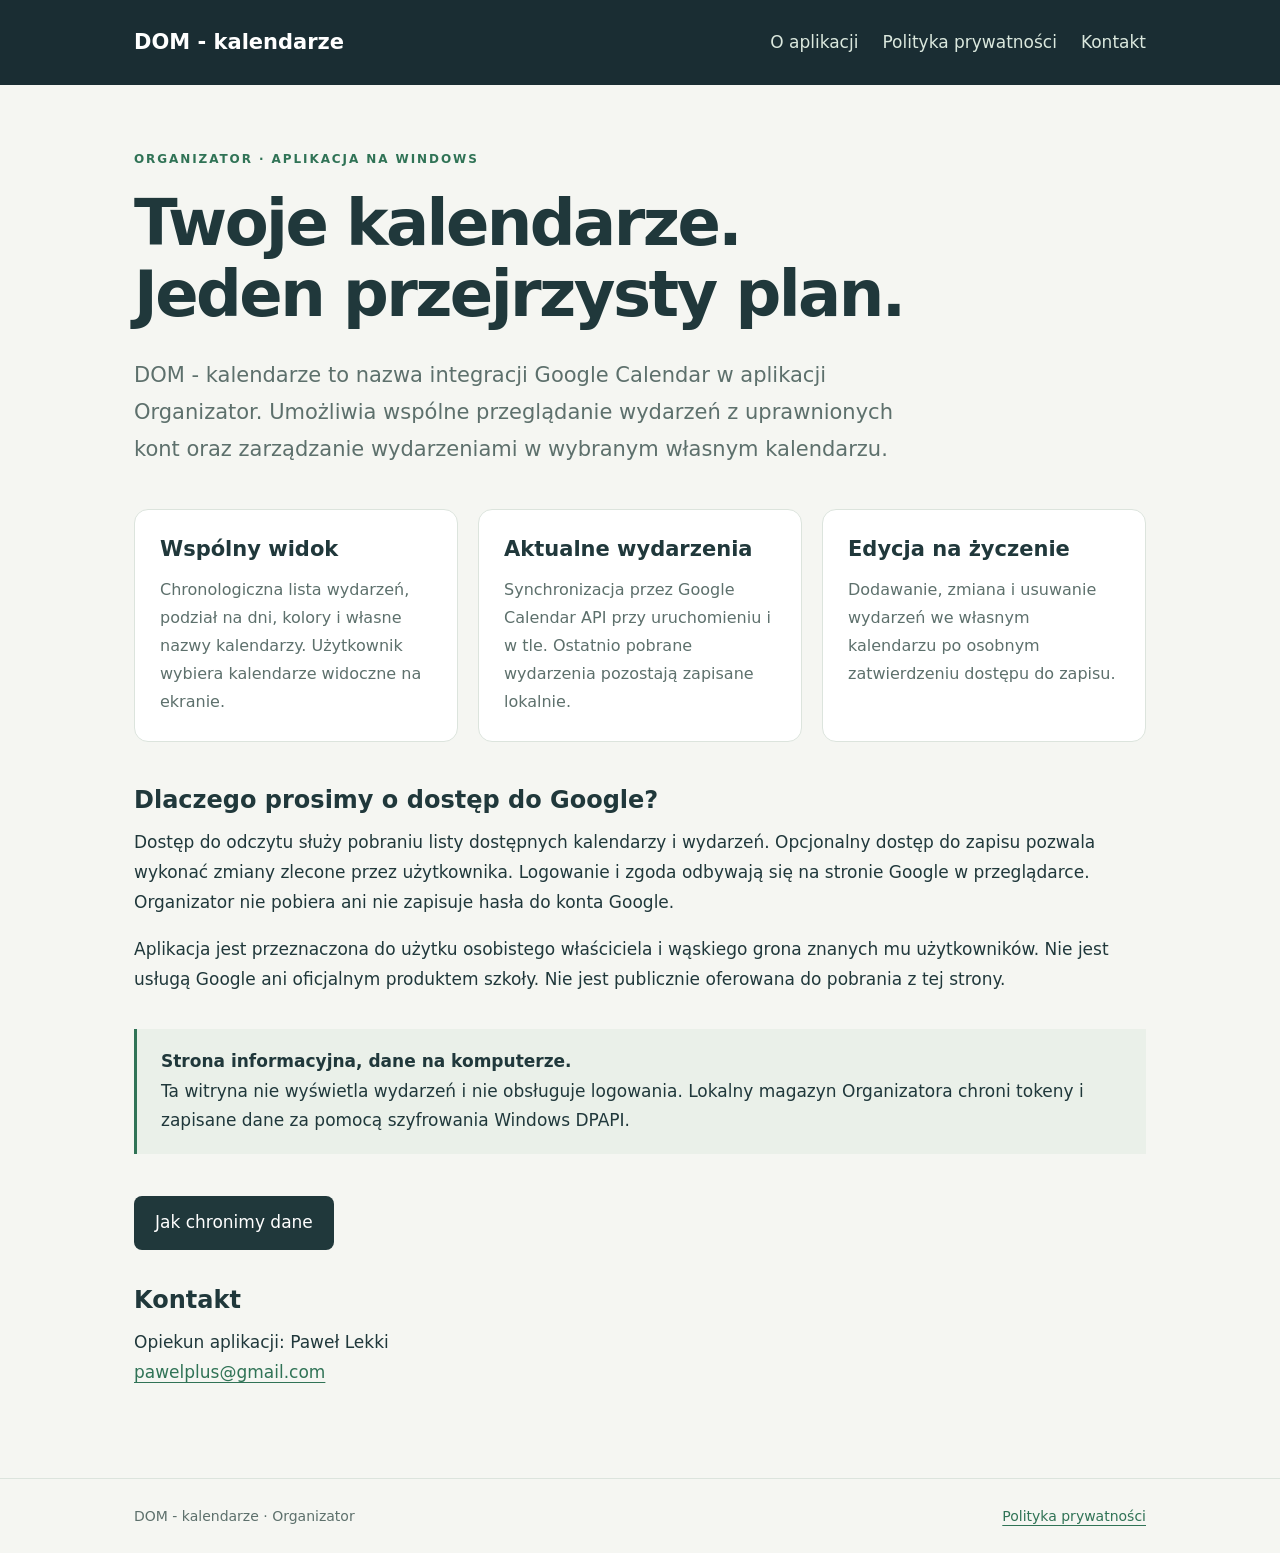
<file: index.html>
<!doctype html>
<html lang="pl"><head><meta charset="utf-8"><meta name="viewport" content="width=device-width, initial-scale=1"><meta name="description" content="DOM - kalendarze: prywatna integracja Google Calendar w aplikacji Organizator na Windows. Informacje o funkcjach, dostępie i prywatności."><title>DOM - kalendarze · Organizator</title><link rel="stylesheet" href="style.css"></head>
<body><header><nav aria-label="Nawigacja główna"><a class="brand" href="index.html">DOM - kalendarze</a><div class="links"><a href="index.html" aria-current="page">O aplikacji</a><a href="prywatnosc.html">Polityka prywatności</a><a href="mailto:pawelplus@gmail.com">Kontakt</a></div></nav></header>
<main><div class="eyebrow">Organizator · aplikacja na Windows</div><h1>Twoje kalendarze.<br>Jeden przejrzysty plan.</h1><p class="lead">DOM - kalendarze to nazwa integracji Google Calendar w aplikacji Organizator. Umożliwia wspólne przeglądanie wydarzeń z uprawnionych kont oraz zarządzanie wydarzeniami w wybranym własnym kalendarzu.</p>
<div class="grid"><section class="card"><h2>Wspólny widok</h2><p>Chronologiczna lista wydarzeń, podział na dni, kolory i własne nazwy kalendarzy. Użytkownik wybiera kalendarze widoczne na ekranie.</p></section><section class="card"><h2>Aktualne wydarzenia</h2><p>Synchronizacja przez Google Calendar API przy uruchomieniu i w tle. Ostatnio pobrane wydarzenia pozostają zapisane lokalnie.</p></section><section class="card"><h2>Edycja na życzenie</h2><p>Dodawanie, zmiana i usuwanie wydarzeń we własnym kalendarzu po osobnym zatwierdzeniu dostępu do zapisu.</p></section></div>
<section><h2>Dlaczego prosimy o dostęp do Google?</h2><p>Dostęp do odczytu służy pobraniu listy dostępnych kalendarzy i wydarzeń. Opcjonalny dostęp do zapisu pozwala wykonać zmiany zlecone przez użytkownika. Logowanie i zgoda odbywają się na stronie Google w przeglądarce. Organizator nie pobiera ani nie zapisuje hasła do konta Google.</p><p>Aplikacja jest przeznaczona do użytku osobistego właściciela i wąskiego grona znanych mu użytkowników. Nie jest usługą Google ani oficjalnym produktem szkoły. Nie jest publicznie oferowana do pobrania z tej strony.</p></section>
<div class="note"><strong>Strona informacyjna, dane na komputerze.</strong><br>Ta witryna nie wyświetla wydarzeń i nie obsługuje logowania. Lokalny magazyn Organizatora chroni tokeny i zapisane dane za pomocą szyfrowania Windows DPAPI.</div>
<a class="button" href="prywatnosc.html">Jak chronimy dane</a>
<section><h2>Kontakt</h2><p>Opiekun aplikacji: Paweł Lekki<br><a href="mailto:pawelplus@gmail.com">pawelplus@gmail.com</a></p></section></main>
<footer><div><span>DOM - kalendarze · Organizator</span><a href="prywatnosc.html">Polityka prywatności</a></div></footer></body></html>
</file>
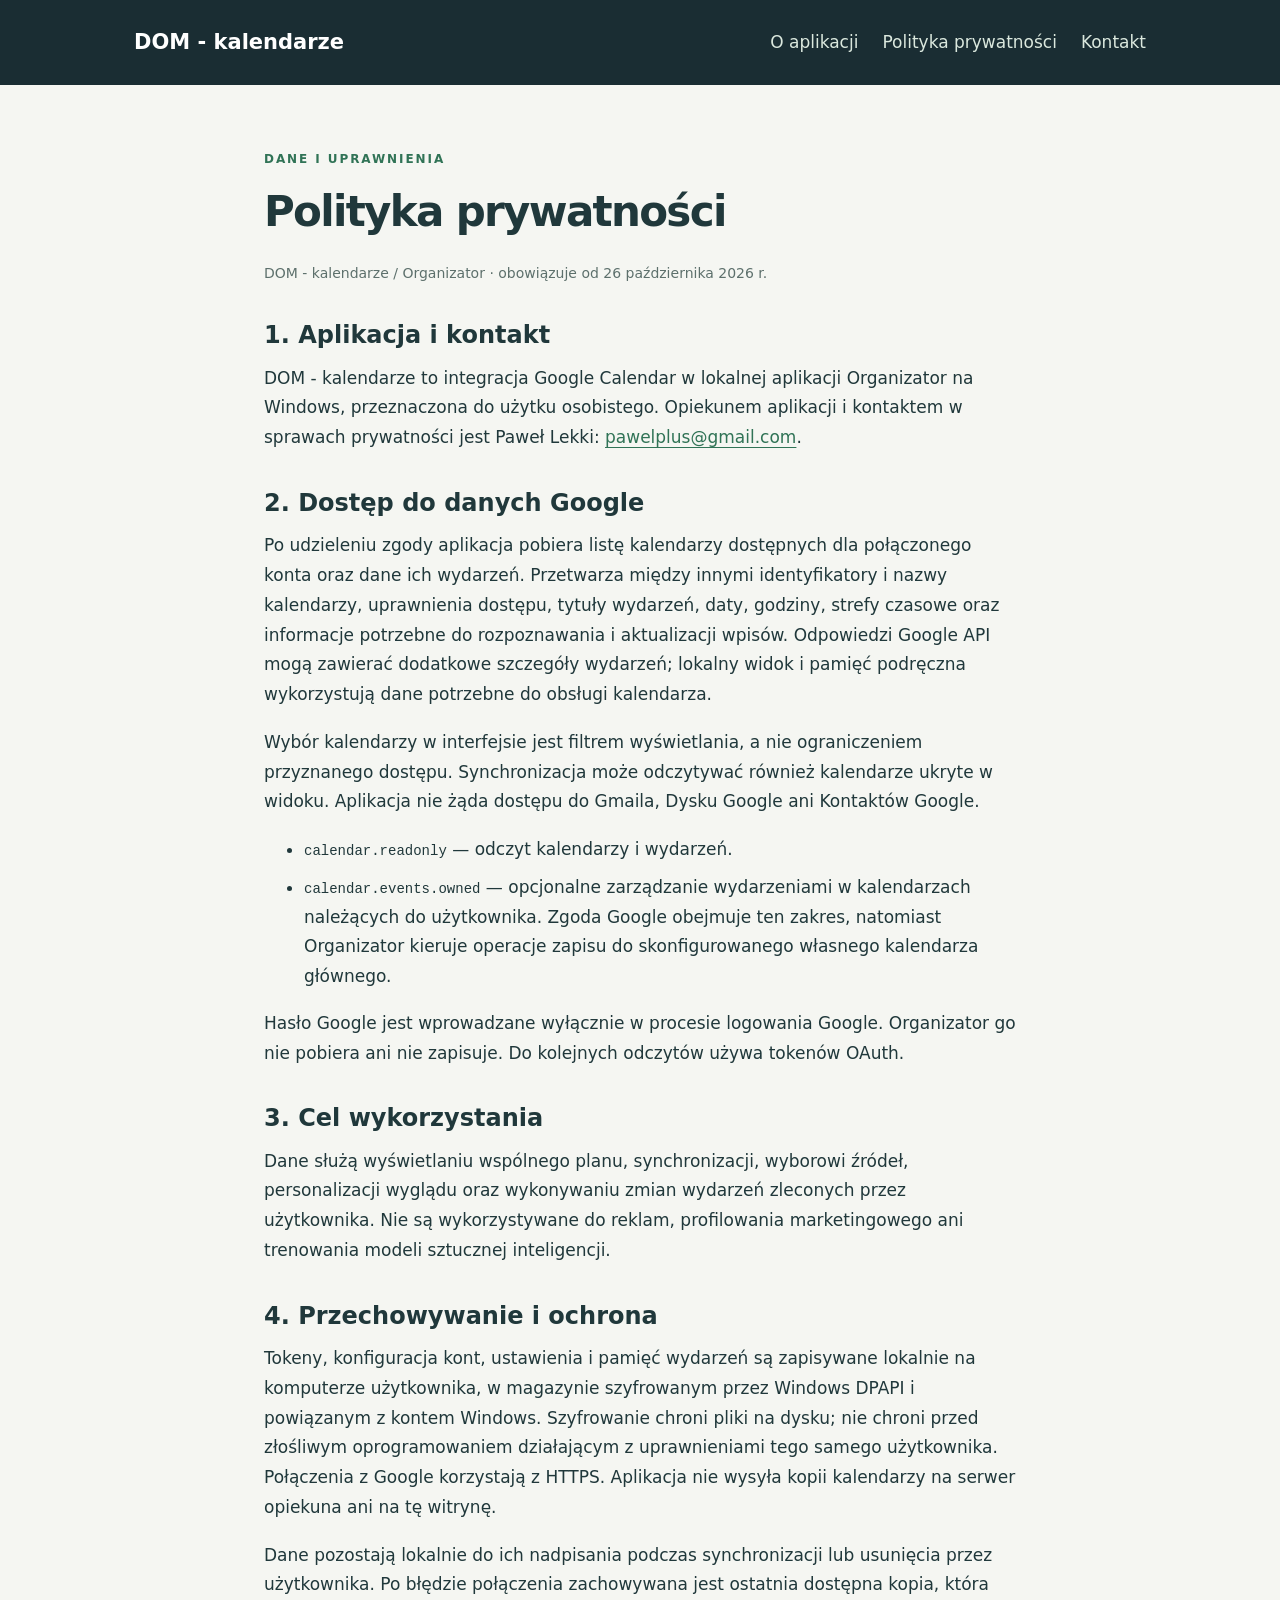
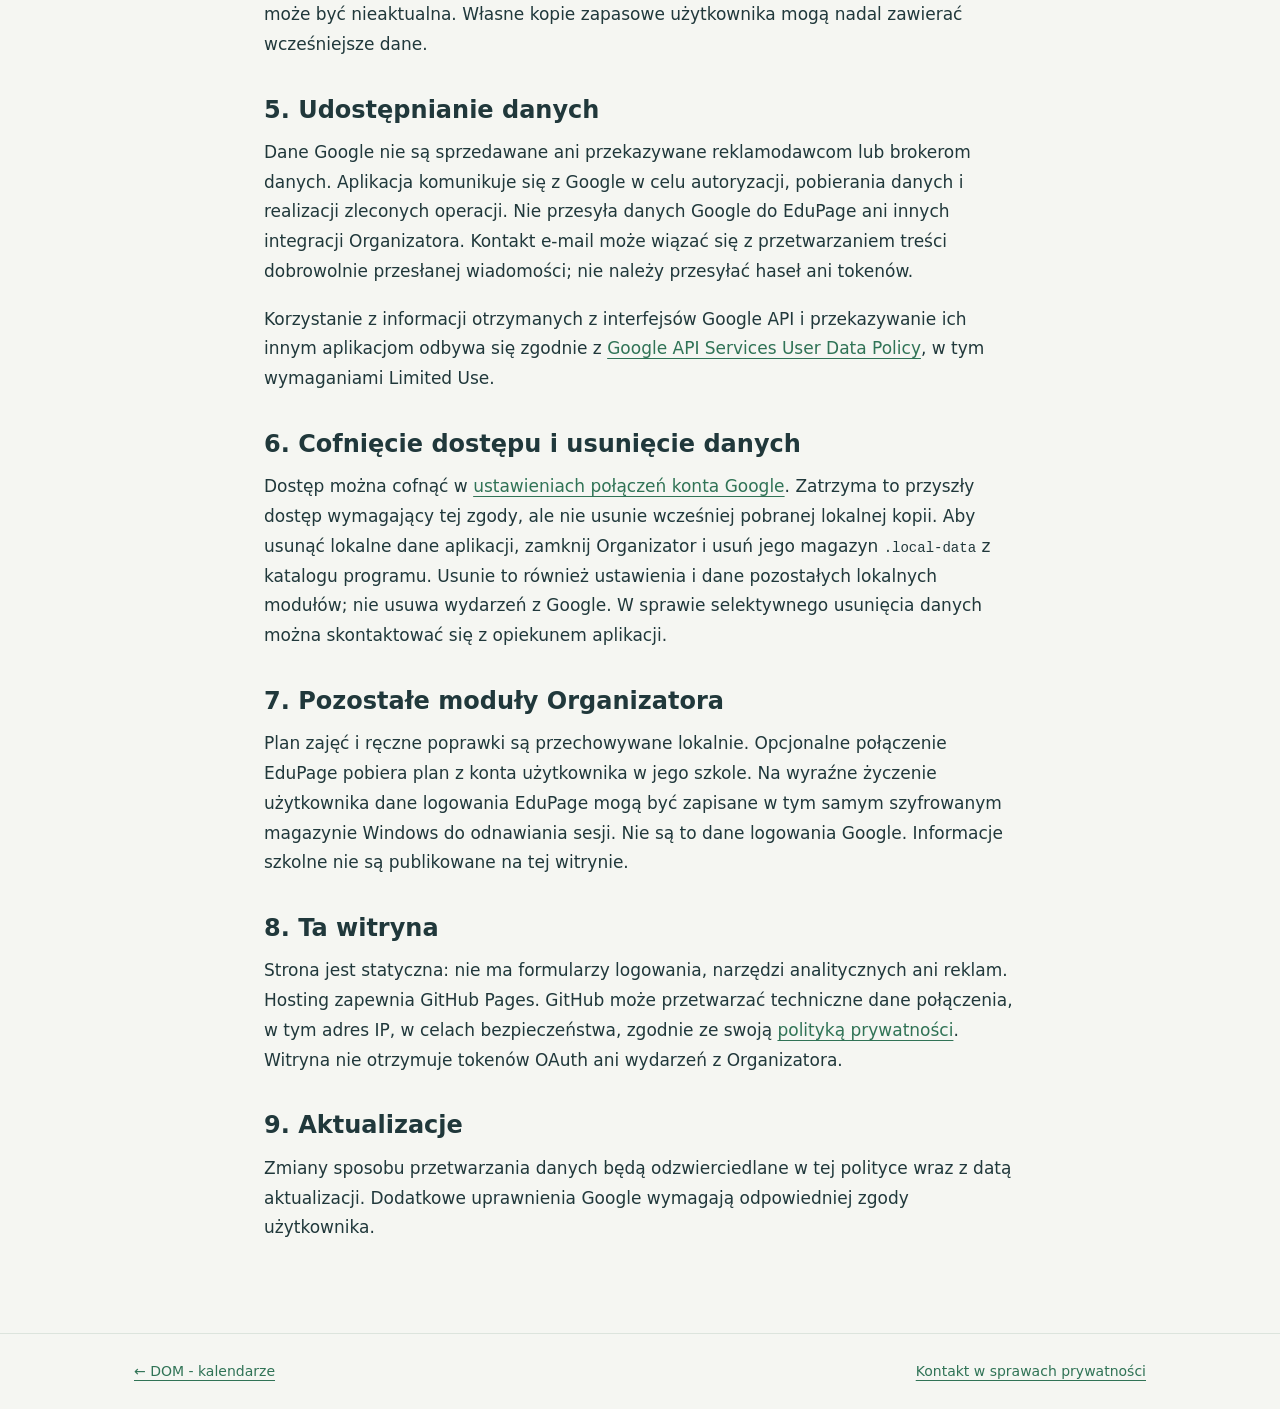
<file: prywatnosc.html>
<!doctype html>
<html lang="pl"><head><meta charset="utf-8"><meta name="viewport" content="width=device-width, initial-scale=1"><meta name="description" content="Polityka prywatności integracji DOM - kalendarze w aplikacji Organizator."><title>Polityka prywatności · DOM - kalendarze</title><link rel="stylesheet" href="style.css"></head>
<body><header><nav aria-label="Nawigacja główna"><a class="brand" href="index.html">DOM - kalendarze</a><div class="links"><a href="index.html">O aplikacji</a><a href="prywatnosc.html" aria-current="page">Polityka prywatności</a><a href="mailto:pawelplus@gmail.com">Kontakt</a></div></nav></header>
<main class="policy"><div class="eyebrow">Dane i uprawnienia</div><h1>Polityka prywatności</h1><p class="meta">DOM - kalendarze / Organizator · obowiązuje od 26 października 2026 r.</p>
<h2>1. Aplikacja i kontakt</h2><p>DOM - kalendarze to integracja Google Calendar w lokalnej aplikacji Organizator na Windows, przeznaczona do użytku osobistego. Opiekunem aplikacji i kontaktem w sprawach prywatności jest Paweł Lekki: <a href="mailto:pawelplus@gmail.com">pawelplus@gmail.com</a>.</p>
<h2>2. Dostęp do danych Google</h2><p>Po udzieleniu zgody aplikacja pobiera listę kalendarzy dostępnych dla połączonego konta oraz dane ich wydarzeń. Przetwarza między innymi identyfikatory i nazwy kalendarzy, uprawnienia dostępu, tytuły wydarzeń, daty, godziny, strefy czasowe oraz informacje potrzebne do rozpoznawania i aktualizacji wpisów. Odpowiedzi Google API mogą zawierać dodatkowe szczegóły wydarzeń; lokalny widok i pamięć podręczna wykorzystują dane potrzebne do obsługi kalendarza.</p><p>Wybór kalendarzy w interfejsie jest filtrem wyświetlania, a nie ograniczeniem przyznanego dostępu. Synchronizacja może odczytywać również kalendarze ukryte w widoku. Aplikacja nie żąda dostępu do Gmaila, Dysku Google ani Kontaktów Google.</p>
<ul><li><code>calendar.readonly</code> — odczyt kalendarzy i wydarzeń.</li><li><code>calendar.events.owned</code> — opcjonalne zarządzanie wydarzeniami w kalendarzach należących do użytkownika. Zgoda Google obejmuje ten zakres, natomiast Organizator kieruje operacje zapisu do skonfigurowanego własnego kalendarza głównego.</li></ul>
<p>Hasło Google jest wprowadzane wyłącznie w procesie logowania Google. Organizator go nie pobiera ani nie zapisuje. Do kolejnych odczytów używa tokenów OAuth.</p>
<h2>3. Cel wykorzystania</h2><p>Dane służą wyświetlaniu wspólnego planu, synchronizacji, wyborowi źródeł, personalizacji wyglądu oraz wykonywaniu zmian wydarzeń zleconych przez użytkownika. Nie są wykorzystywane do reklam, profilowania marketingowego ani trenowania modeli sztucznej inteligencji.</p>
<h2>4. Przechowywanie i ochrona</h2><p>Tokeny, konfiguracja kont, ustawienia i pamięć wydarzeń są zapisywane lokalnie na komputerze użytkownika, w magazynie szyfrowanym przez Windows DPAPI i powiązanym z kontem Windows. Szyfrowanie chroni pliki na dysku; nie chroni przed złośliwym oprogramowaniem działającym z uprawnieniami tego samego użytkownika. Połączenia z Google korzystają z HTTPS. Aplikacja nie wysyła kopii kalendarzy na serwer opiekuna ani na tę witrynę.</p><p>Dane pozostają lokalnie do ich nadpisania podczas synchronizacji lub usunięcia przez użytkownika. Po błędzie połączenia zachowywana jest ostatnia dostępna kopia, która może być nieaktualna. Własne kopie zapasowe użytkownika mogą nadal zawierać wcześniejsze dane.</p>
<h2>5. Udostępnianie danych</h2><p>Dane Google nie są sprzedawane ani przekazywane reklamodawcom lub brokerom danych. Aplikacja komunikuje się z Google w celu autoryzacji, pobierania danych i realizacji zleconych operacji. Nie przesyła danych Google do EduPage ani innych integracji Organizatora. Kontakt e-mail może wiązać się z przetwarzaniem treści dobrowolnie przesłanej wiadomości; nie należy przesyłać haseł ani tokenów.</p><p>Korzystanie z informacji otrzymanych z interfejsów Google API i przekazywanie ich innym aplikacjom odbywa się zgodnie z <a href="https://developers.google.com/terms/api-services-user-data-policy">Google API Services User Data Policy</a>, w tym wymaganiami Limited Use.</p>
<h2>6. Cofnięcie dostępu i usunięcie danych</h2><p>Dostęp można cofnąć w <a href="https://myaccount.google.com/connections">ustawieniach połączeń konta Google</a>. Zatrzyma to przyszły dostęp wymagający tej zgody, ale nie usunie wcześniej pobranej lokalnej kopii. Aby usunąć lokalne dane aplikacji, zamknij Organizator i usuń jego magazyn <code>.local-data</code> z katalogu programu. Usunie to również ustawienia i dane pozostałych lokalnych modułów; nie usuwa wydarzeń z Google. W sprawie selektywnego usunięcia danych można skontaktować się z opiekunem aplikacji.</p>
<h2>7. Pozostałe moduły Organizatora</h2><p>Plan zajęć i ręczne poprawki są przechowywane lokalnie. Opcjonalne połączenie EduPage pobiera plan z konta użytkownika w jego szkole. Na wyraźne życzenie użytkownika dane logowania EduPage mogą być zapisane w tym samym szyfrowanym magazynie Windows do odnawiania sesji. Nie są to dane logowania Google. Informacje szkolne nie są publikowane na tej witrynie.</p>
<h2>8. Ta witryna</h2><p>Strona jest statyczna: nie ma formularzy logowania, narzędzi analitycznych ani reklam. Hosting zapewnia GitHub Pages. GitHub może przetwarzać techniczne dane połączenia, w tym adres IP, w celach bezpieczeństwa, zgodnie ze swoją <a href="https://docs.github.com/en/site-policy/privacy-policies/github-general-privacy-statement">polityką prywatności</a>. Witryna nie otrzymuje tokenów OAuth ani wydarzeń z Organizatora.</p>
<h2>9. Aktualizacje</h2><p>Zmiany sposobu przetwarzania danych będą odzwierciedlane w tej polityce wraz z datą aktualizacji. Dodatkowe uprawnienia Google wymagają odpowiedniej zgody użytkownika.</p></main>
<footer><div><a href="index.html">← DOM - kalendarze</a><a href="mailto:pawelplus@gmail.com">Kontakt w sprawach prywatności</a></div></footer></body></html>
</file>
<file: style.css>
:root{color-scheme:light;--ink:#20383b;--muted:#5d706c;--paper:#f5f6f2;--line:#dce4dd;--accent:#307356}*{box-sizing:border-box}body{margin:0;background:var(--paper);color:var(--ink);font:17px/1.75 system-ui,-apple-system,"Segoe UI",sans-serif}a{color:var(--accent);text-underline-offset:4px}a:focus-visible{outline:3px solid #b38a46;outline-offset:5px}header{background:#1a2d33;color:white}nav{max-width:1060px;margin:auto;padding:24px;display:flex;align-items:center;justify-content:space-between;gap:24px;flex-wrap:wrap}nav a{color:#dbe8de;text-decoration:none}.brand{font-weight:700;font-size:21px;color:white}.links{display:flex;gap:24px;flex-wrap:wrap}main{max-width:1060px;margin:auto;padding:64px 24px 72px}.eyebrow{text-transform:uppercase;letter-spacing:.16em;font-size:12px;font-weight:700;color:var(--accent)}h1{font-size:clamp(34px,6vw,64px);line-height:1.12;letter-spacing:-.04em;margin:18px 0 26px;max-width:850px}h2{font-size:24px;line-height:1.35;margin:34px 0 12px}p{margin:0 0 18px}.lead{font-size:21px;max-width:760px;color:var(--muted)}.grid{display:grid;grid-template-columns:repeat(3,1fr);gap:20px;margin:42px 0}.card{background:white;border:1px solid var(--line);border-radius:14px;padding:25px}.card h2{font-size:21px;margin:0 0 12px}.card p{font-size:16px;color:var(--muted);margin:0}.note{border-left:3px solid var(--accent);padding:18px 24px;background:#eaf0e9;margin:34px 0}.button{display:inline-block;background:var(--ink);color:white;padding:12px 21px;border-radius:8px;text-decoration:none;margin-top:8px}.policy{max-width:800px}.policy h1{font-size:42px}.meta{font-size:14px;color:var(--muted)}li{margin-bottom:8px}code{font-size:14px;overflow-wrap:anywhere}footer{border-top:1px solid var(--line);padding:25px 24px;color:var(--muted);font-size:14px}footer div{max-width:1012px;margin:auto;display:flex;justify-content:space-between;gap:16px;flex-wrap:wrap}@media(max-width:720px){main{padding-top:36px}.grid{grid-template-columns:1fr}.links{gap:16px}.lead{font-size:19px}}
</file>
